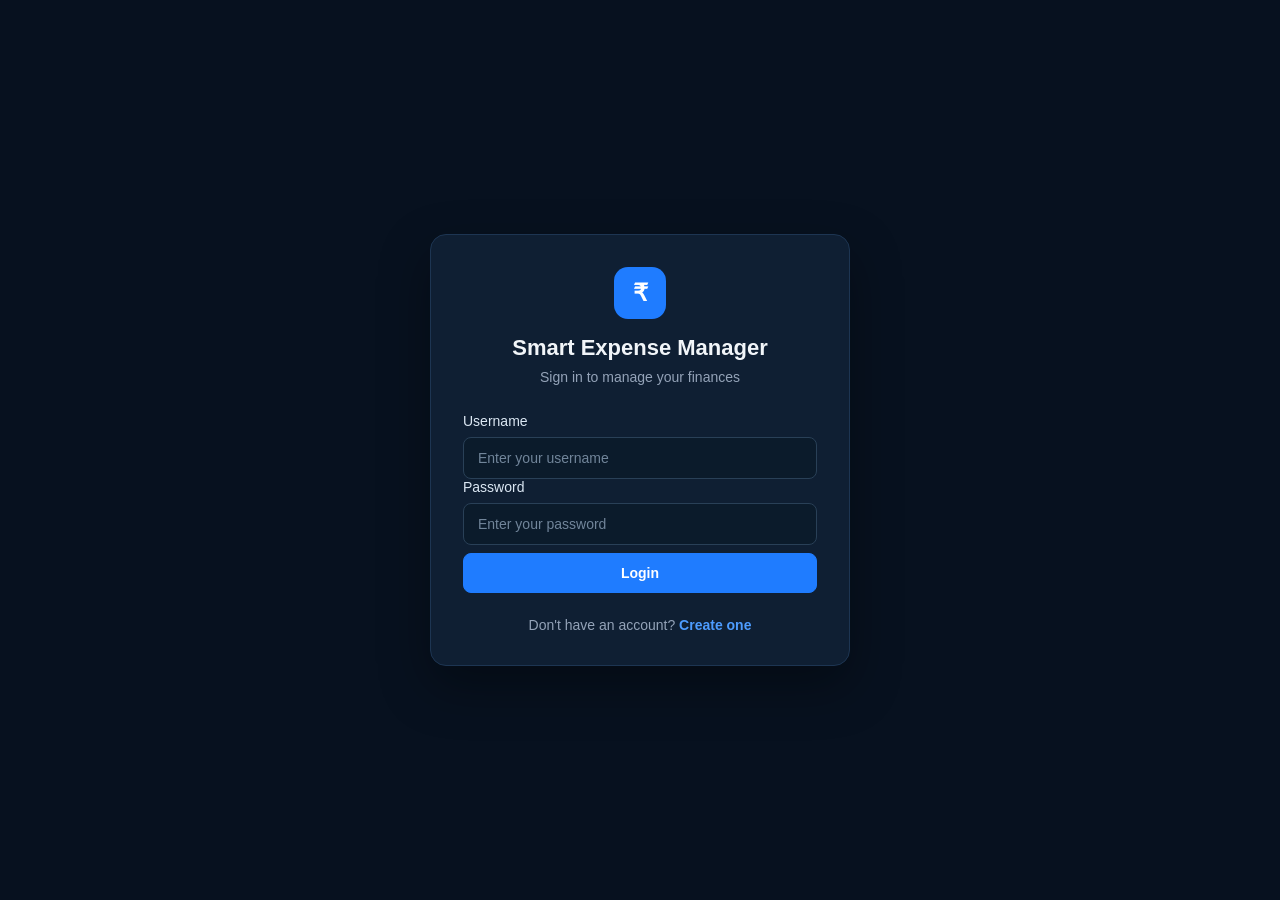
<file: frontend/budget.html>
<!DOCTYPE html>
<html lang="en">

<head>
    <meta charset="UTF-8">
    <meta name="viewport" content="width=device-width, initial-scale=1.0">

    <title>Budget - Smart Expense Manager</title>

    <link rel="stylesheet" href="css/style.css">
    <link rel="stylesheet" href="css/dashboard.css">
    <link rel="stylesheet" href="css/forms.css">
    <link rel="stylesheet" href="css/responsive.css">

    <style>
    .budget-form-panel .form-grid {
        grid-template-columns: repeat(2, minmax(0, 1fr));
    }

    /* -----------------------------
       Monthly Budget Overview
    ----------------------------- */

    .budget-summary-grid {
        display: grid;
        grid-template-columns: repeat(4, minmax(0, 1fr));
        gap: 16px;
        margin-top: 20px;
    }

    .budget-summary-card {
        background: #111a2e;
        border: 1px solid #24304a;
        border-radius: 12px;
        padding: 20px;
        min-height: 105px;
        box-sizing: border-box;
    }

    .budget-summary-card h3 {
        margin: 0 0 12px;
        font-size: 13px;
        font-weight: 500;
        color: #8d99ae;
    }

    .budget-summary-value {
        font-size: 23px;
        font-weight: 700;
        color: #ffffff;
    }

    /* -----------------------------
       Status
    ----------------------------- */

    .budget-status {
        display: inline-flex;
        align-items: center;
        justify-content: center;
        padding: 7px 12px;
        border-radius: 20px;
        font-size: 12px;
        font-weight: 600;
        margin-top: 2px;
    }

    .budget-status-safe {
        color: #00d96b;
        background: rgba(0, 217, 107, 0.10);
    }

    .budget-status-close {
        color: #f5b942;
        background: rgba(245, 185, 66, 0.10);
    }

    .budget-status-over {
        color: #ff3150;
        background: rgba(255, 49, 80, 0.10);
    }

    /* -----------------------------
       Progress
    ----------------------------- */

    .budget-progress {
        width: 100%;
        height: 7px;
        margin-top: 22px;
        background: #202b42;
        border-radius: 10px;
        overflow: hidden;
    }

    .budget-progress-bar {
        height: 100%;
        width: 0%;
        border-radius: 10px;
        transition: width 0.3s ease;
    }

    .budget-progress-safe {
        background: #00d96b;
    }

    .budget-progress-close {
        background: #f5b942;
    }

    .budget-progress-over {
        background: #ff3150;
    }

    /* -----------------------------
       Budget Details
    ----------------------------- */

    .budget-details {
        display: grid;
        grid-template-columns: 1fr 1fr;
        gap: 0;
        margin-top: 18px;
        padding-top: 16px;
        border-top: 1px solid #24304a;
    }

    .budget-detail-row {
        display: flex;
        justify-content: space-between;
        align-items: center;
        padding: 4px 18px;
    }

    .budget-detail-row:first-child {
        border-right: 1px solid #24304a;
    }

    .budget-detail-label {
        color: #8d99ae;
        font-size: 13px;
    }

    .budget-detail-value {
        color: #ffffff;
        font-weight: 600;
        font-size: 14px;
    }

    /* -----------------------------
       Empty State
    ----------------------------- */

    .budget-empty {
        text-align: center;
        padding: 30px 20px;
        color: #8d99ae;
    }
    

    /* -----------------------------
       Responsive
    ----------------------------- */

    @media (max-width: 1100px) {
        .budget-summary-grid {
            grid-template-columns: repeat(2, minmax(0, 1fr));
        }
    }

    @media (max-width: 700px) {

        .budget-summary-grid {
            grid-template-columns: 1fr;
        }

        .budget-details {
            grid-template-columns: 1fr;
        }

        .budget-detail-row {
            padding: 10px 0;
        }

        .budget-detail-row:first-child {
            border-right: none;
            border-bottom: 1px solid #24304a;
        }

        .budget-form-panel .form-grid {
            grid-template-columns: 1fr;
        }
    }

    /* -----------------------------
       Budget Page Layout Polish
    ----------------------------- */

    .main-content {
        padding: 32px 28px 40px;
        box-sizing: border-box;
    }

    .main-content > .page-header {
        margin-bottom: 24px;
    }

    .main-content > .dashboard-panel {
        margin-bottom: 24px;
    }

    .budget-form-panel {
        padding: 26px 24px 24px;
    }

    .budget-form-panel .panel-header {
        margin-bottom: 24px;
    }

    .budget-form-panel .form-grid {
        gap: 20px;
    }

    .budget-form-panel .form-actions {
        margin-top: 20px;
        display: flex;
        gap: 12px;
    }

    .budget-form-panel .primary-btn,
    .budget-form-panel .secondary-btn {
        min-height: 44px;
        padding: 10px 20px;
    }

    .main-content > .dashboard-panel:nth-of-type(2) {
        padding: 24px;
    }

    .main-content > .dashboard-panel:nth-of-type(2) .panel-header {
        margin-bottom: 18px;
    }

    .main-content > .dashboard-panel:nth-of-type(2) .budget-progress {
        margin-top: 22px;
    }

    .main-content > .dashboard-panel:nth-of-type(3) {
        padding: 24px;
        margin-bottom: 0;
    }

    .main-content > .dashboard-panel:nth-of-type(3) .panel-header {
        margin-bottom: 18px;
    }

    .main-content > .dashboard-panel:nth-of-type(3) .table-container {
        margin-top: 4px;
        overflow-x: auto;
    }

    .main-content > .dashboard-panel:nth-of-type(3) .transactions-table {
        width: 100%;
        min-width: 760px;
        border-collapse: collapse;
    }

    .main-content > .dashboard-panel:nth-of-type(3) .transactions-table th,
    .main-content > .dashboard-panel:nth-of-type(3) .transactions-table td {
        padding: 14px 16px;
        vertical-align: middle;
    }

    .main-content > .dashboard-panel:nth-of-type(3) .transactions-table th:first-child,
    .main-content > .dashboard-panel:nth-of-type(3) .transactions-table td:first-child {
        padding-left: 18px;
    }

    .main-content > .dashboard-panel:nth-of-type(3) .transactions-table th:last-child,
    .main-content > .dashboard-panel:nth-of-type(3) .transactions-table td:last-child {
        padding-right: 18px;
        white-space: nowrap;
    }

    .main-content > .dashboard-panel:nth-of-type(3) .secondary-btn {
        margin-right: 8px;
        min-height: 38px;
        padding: 8px 16px;
    }

    .main-content > .dashboard-panel:nth-of-type(3) .secondary-btn:last-child {
        margin-right: 0;
    }

    @media (max-width: 900px) {
        .main-content {
            padding: 24px 18px 32px;
        }

        .budget-form-panel,
        .main-content > .dashboard-panel:nth-of-type(2),
        .main-content > .dashboard-panel:nth-of-type(3) {
            padding: 20px;
        }
    }

</style>
</head>

<body>

    <div class="app-container">

        <!-- Sidebar -->
        <aside class="sidebar">

            <div class="brand">
                <div class="brand-icon">₹</div>

                <div class="brand-text">
                    <strong>Smart Expense</strong>
                    <strong>Manager</strong>
                </div>
            </div>

            <nav class="sidebar-nav">

                <a href="index.html" class="nav-item">
                    <span class="nav-icon">⌂</span>
                    Dashboard
                </a>

                <a href="expenses.html" class="nav-item">
                    <span class="nav-icon">▣</span>
                    Expenses
                </a>

                <a href="income.html" class="nav-item">
                    <span class="nav-icon">↗</span>
                    Income
                </a>

                <a href="budget.html" class="nav-item active">
                    <span class="nav-icon">◎</span>
                    Budget
                </a>

                <a href="analytics.html" class="nav-item">
                    <span class="nav-icon">▥</span>
                    Analytics
                </a>

                

                <a href="reports.html" class="nav-item">
                    <span class="nav-icon">▤</span>
                    Reports
                </a>

                

            </nav>

            <div class="sidebar-bottom">

                

               <button id="logout-btn" class="nav-item logout" type="button">
    <span class="nav-icon">↪</span>
    <span>Logout</span>
</button>

            </div>

        </aside>


        <!-- Main Content -->
        <main class="main-content">



            <div class="page-header">
                <div>
                    <h1>Budget</h1>
                    <p>Manage your total monthly spending limit.</p>
                </div>
            </div>

            <!-- Budget Form -->
            <section class="dashboard-panel budget-form-panel">

                <div class="panel-header">

                    <div>
                        <h2 id="budget-form-title">
                            Add Monthly Budget
                        </h2>

                        <p>
                            Set one spending limit for all expenses in a month.
                        </p>
                    </div>

                </div>


                <form id="budget-form">

                    <div class="form-grid">

                        <div class="form-group">

                            <label for="budget-amount">
                                Total Monthly Budget
                            </label>

                            <input
                                type="number"
                                id="budget-amount"
                                min="0.01"
                                step="0.01"
                                placeholder="Enter monthly budget"
                                required
                            >

                        </div>


                        <div class="form-group">

                            <label for="budget-month">
                                Month
                            </label>

                            <select id="budget-month" required>

                                <option value="">
                                    Select month
                                </option>

                                <option value="2026-01">
                                    January 2026
                                </option>

                                <option value="2026-02">
                                    February 2026
                                </option>

                                <option value="2026-03">
                                    March 2026
                                </option>

                                <option value="2026-04">
                                    April 2026
                                </option>

                                <option value="2026-05">
                                    May 2026
                                </option>

                                <option value="2026-06">
                                    June 2026
                                </option>

                                <option value="2026-07">
                                    July 2026
                                </option>

                                <option value="2026-08">
                                    August 2026
                                </option>

                                <option value="2026-09">
                                    September 2026
                                </option>

                                <option value="2026-10">
                                    October 2026
                                </option>

                                <option value="2026-11">
                                    November 2026
                                </option>

                                <option value="2026-12">
                                    December 2026
                                </option>

                            </select>

                        </div>

                    </div>


                    <div class="form-actions">

                        <button
                            type="submit"
                            class="primary-btn"
                            id="budget-submit-btn">
                            Save Budget
                        </button>

                        <button
                            type="button"
                            class="secondary-btn"
                            id="budget-cancel-btn">
                            Cancel
                        </button>

                    </div>

                </form>

            </section>


            
            <!-- All Monthly Budgets -->
            <section class="dashboard-panel">

                <div class="panel-header">

                    <div>
                        <h2>All Monthly Budgets</h2>

                        <p>
                            View and manage all your monthly budgets.
                        </p>
                    </div>

                </div>


                <div class="table-container">

                    <table class="transactions-table">

                        <thead>
                            <tr>
                                <th>Month</th>
                                <th>Budget</th>
                                <th>Action</th>
                            </tr>
                        </thead>

                        <tbody id="budget-list-body">

                            <tr>
                                <td
                                    colspan="6"
                                    class="empty-state">
                                    No monthly budgets found.
                                </td>
                            </tr>

                        </tbody>

                    </table>

                </div>

            </section>

        </main>
        

    </div>


    <div id="toast" class="toast"></div>


    <script src="js/api.js"></script>
    <script src="js/budget.js"></script>

</body>

</html>
</file>
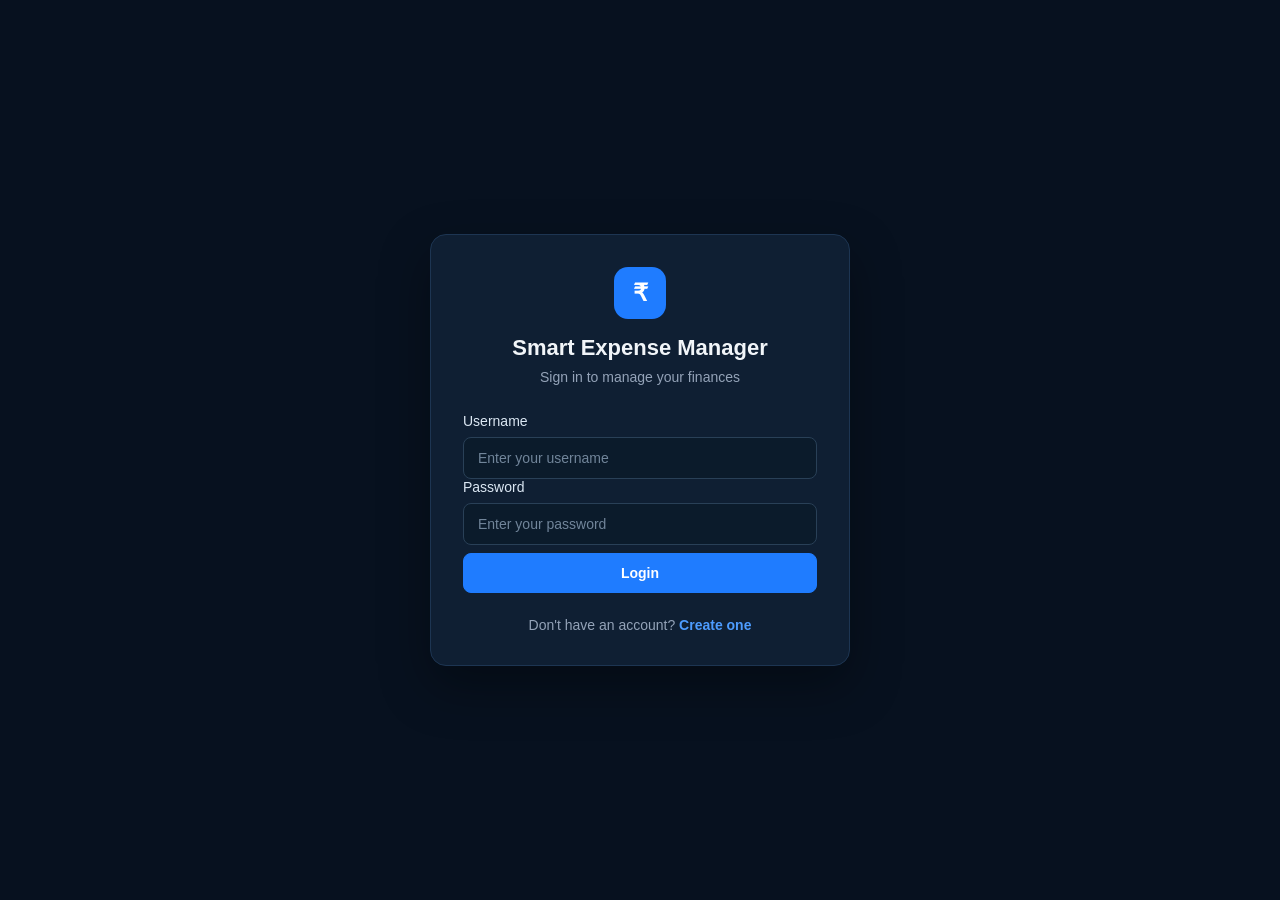
<file: frontend/expenses.html>
<!DOCTYPE html>
<html lang="en">
<head>
    <meta charset="UTF-8">
    <meta name="viewport" content="width=device-width, initial-scale=1.0">

    <title>Expenses - Smart Expense Manager</title>

    <link rel="stylesheet" href="css/style.css">
    <link rel="stylesheet" href="css/dashboard.css">
    <link rel="stylesheet" href="css/forms.css">
    <link rel="stylesheet" href="css/responsive.css">
</head>

<body>
<div id="toast" class="toast"></div>
    <div class="app-container">

        <!-- ==================== SIDEBAR ==================== -->
        <aside class="sidebar">

            <div class="brand">
                <div class="brand-icon">₹</div>

                <div class="brand-text">
                    <strong>Smart Expense</strong>
                    <strong>Manager</strong>
                </div>
            </div>

            <nav class="sidebar-nav">

                <a href="index.html" class="nav-item">
                    <span class="nav-icon">⌂</span>
                    Dashboard
                </a>

                <a href="expenses.html" class="nav-item active">
                    <span class="nav-icon">▣</span>
                    Expenses
                </a>

                <a href="income.html" class="nav-item">
                    <span class="nav-icon">↗</span>
                    Income
                </a>

                <a href="budget.html" class="nav-item">
                    <span class="nav-icon">◎</span>
                    Budget
                </a>

               <a href="analytics.html" class="nav-item">
                    <span class="nav-icon">▥</span>
                    Analytics
                </a>

                

                <a href="reports.html" class="nav-item">
                    <span class="nav-icon">▤</span>
                    Reports
                </a>

               

            </nav>

            <div class="sidebar-bottom">

                <a href="#" class="nav-item logout">
    <span class="nav-icon">↪</span>
    <span>Logout</span>
</a>

                

            </div>

        </aside>


        <!-- ==================== MAIN CONTENT ==================== -->
        <main class="main-content">

            <header class="page-header">

                <div>
                    <h1>Expenses</h1>
                    <p>Manage and track your expenses</p>
                </div>

               

            </header>


            <!-- ==================== EXPENSE FORM ==================== -->
            <section class="dashboard-panel expense-form-panel">

                <div class="panel-header">
                   <h2 id="expense-form-title">Add Expense</h2>
                </div>

                <form id="expense-form">

                    <div class="form-grid">

                        <div class="form-group">
                            <label for="expense-amount">
                                Amount
                            </label>

                            <input
                                type="number"
                                id="expense-amount"
                                name="amount"
                                min="0.01"
                                step="0.01"
                                placeholder="Enter amount"
                                required
                            >
                        </div>


                        <div class="form-group">
    <label for="expense-category">
        Category
    </label>

    <select
        id="expense-category"
        name="categoryId"
    >
        <option value="">
            Select category
        </option>
    </select>

    <input
        type="text"
        id="new-expense-category"
        placeholder="Or type a new category"
        maxlength="50"
    >
</div>


                        <div class="form-group">
                            <label for="expense-date">
                                Date
                            </label>

                            <input
                                type="date"
                                id="expense-date"
                                name="transactionDate"
                                required
                            >
                        </div>


                        <div class="form-group">
                            <label for="expense-description">
                                Description
                            </label>

                            <input
                                type="text"
                                id="expense-description"
                                name="description"
                                maxlength="255"
                                placeholder="What was this expense for?"
                            >
                        </div>

                    </div>


                <div class="form-actions">

    <button
        type="submit"
        class="primary-btn"
        id="add-expense-btn"
    >
        + Add Expense
    </button>

    <button
        type="reset"
        class="secondary-btn"
    >
        Clear
    </button>

</div>
                   

                </form>

            </section>


            <!-- ==================== EXPENSE LIST ==================== -->
            <section class="dashboard-panel transactions-panel">

                <div class="panel-header">

                    <div>
                        <h2>Expense History</h2>
                        <p>Recent expenses from your account</p>
                    </div>

                </div>


                <div class="table-container">

                    <table class="transactions-table">

                        <thead>
                            <tr>
                                <th>Date</th>
                                <th>Category</th>
                                <th>Description</th>
                                <th>Amount</th>
                                <th>Actions</th>
                            </tr>
                        </thead>

                        <tbody id="expenses-body">
                            <tr>
                                <td colspan="5">
                                    Loading expenses...
                                </td>
                            </tr>
                        </tbody>

                    </table>

                </div>

            </section>

        </main>

    </div>


    <script src="js/api.js"></script>
    <script src="js/expenses.js"></script>

</body>
</html>
</file>
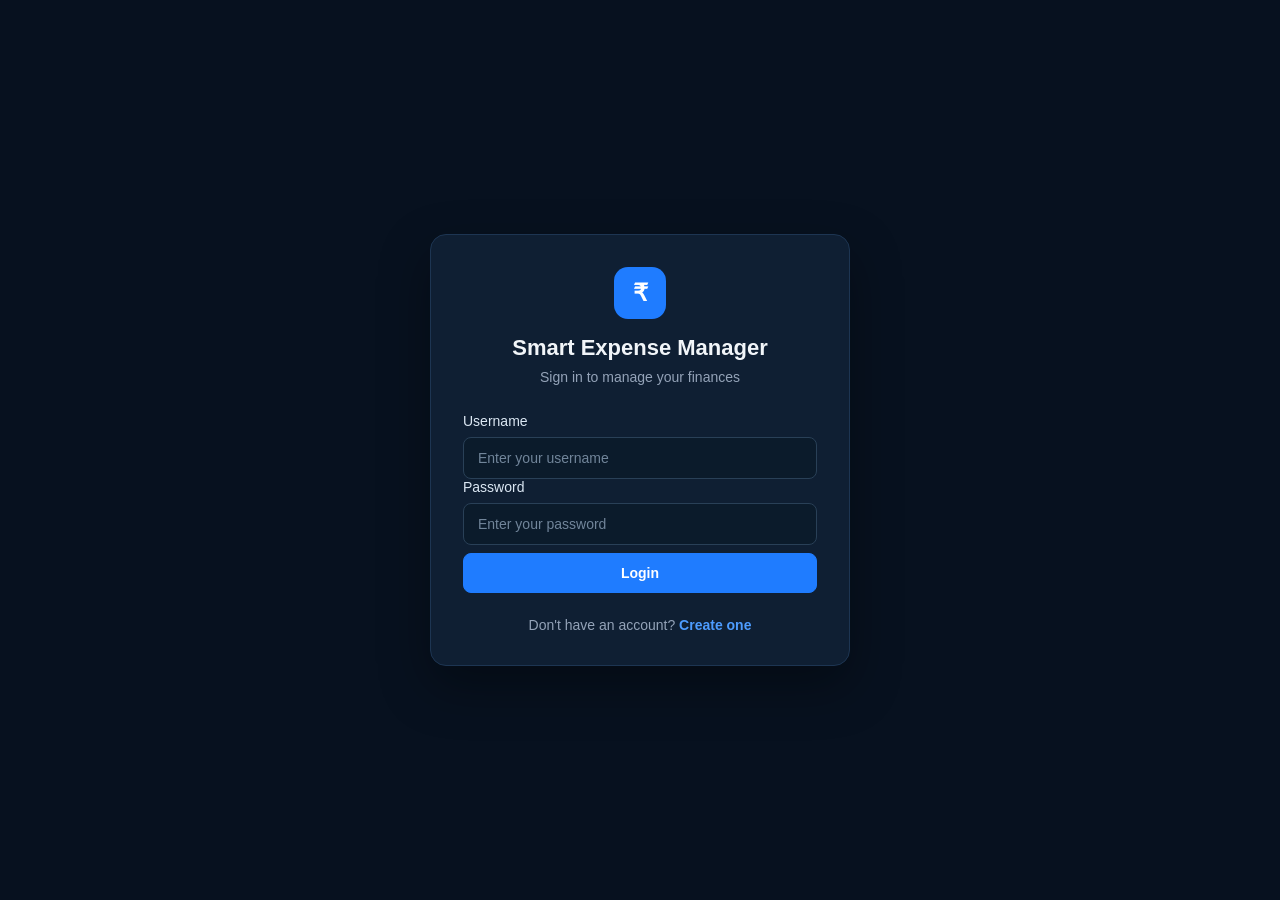
<file: frontend/income.html>
<!DOCTYPE html>
<html lang="en">
<head>
    <meta charset="UTF-8">
    <meta name="viewport" content="width=device-width, initial-scale=1.0">

    <title>Income - Smart Expense Manager</title>

    <link rel="stylesheet" href="css/style.css">
    <link rel="stylesheet" href="css/dashboard.css">
    <link rel="stylesheet" href="css/forms.css">
    <link rel="stylesheet" href="css/responsive.css">
</head>

<body>
<div id="toast" class="toast"></div>
<div class="app-container">

    <!-- ==================== SIDEBAR ==================== -->

    <aside class="sidebar">

        <div class="brand">
            <div class="brand-icon">₹</div>

            <div class="brand-text">
                <strong>Smart Expense</strong>
                <strong>Manager</strong>
            </div>
        </div>

        <nav class="sidebar-nav">

            <a href="index.html" class="nav-item">
                <span class="nav-icon">⌂</span>
                Dashboard
            </a>

            <a href="expenses.html" class="nav-item">
                <span class="nav-icon">▣</span>
                Expenses
            </a>

            <a href="income.html" class="nav-item active">
                <span class="nav-icon">↗</span>
                Income
            </a>

            <a href="budget.html" class="nav-item">
                <span class="nav-icon">◎</span>
                Budget
            </a>

            <a href="analytics.html" class="nav-item">
                <span class="nav-icon">▥</span>
                Analytics
            </a>

          

            <a href="reports.html" class="nav-item">
                <span class="nav-icon">▤</span>
                Reports
            </a>

            

        </nav>

        <div class="sidebar-bottom">

            <a href="#" class="nav-item logout">
    <span class="nav-icon">↪</span>
    <span>Logout</span>
</a>

            

        </div>

    </aside>


    <!-- ==================== MAIN CONTENT ==================== -->

    <main class="main-content">

        <header class="page-header">

            <div>
                <h1>Income</h1>
                <p>Manage and track your income</p>
            </div>

            

        </header>


        <!-- ==================== INCOME FORM ==================== -->

<section class="dashboard-panel expense-form-panel">

    <div class="panel-header">
        <h2 id="income-form-title">
            Add Income
        </h2>
    </div>

    <form id="income-form">

        <div class="form-grid">

            <div class="form-group">
                <label for="income-amount">
                    Amount
                </label>

                <input
                    type="number"
                    id="income-amount"
                    name="amount"
                    min="0.01"
                    step="0.01"
                    placeholder="Enter amount"
                    required
                >
            </div>


            <div class="form-group">
                <label for="income-category">
                    Category
                </label>

                <select
                    id="income-category"
                    name="categoryId"
                >
                    <option value="">
                        Select category
                    </option>
                </select>

                <input
                    type="text"
                    id="new-income-category"
                    placeholder="Or type a new category"
                    maxlength="50"
                >
            </div>


            <div class="form-group">
                <label for="income-date">
                    Date
                </label>

                <input
                    type="date"
                    id="income-date"
                    name="transactionDate"
                    required
                >
            </div>


            <div class="form-group">
                <label for="income-description">
                    Description
                </label>

                <input
                    type="text"
                    id="income-description"
                    name="description"
                    maxlength="255"
                    placeholder="Where did this income come from?"
                >
            </div>

        </div>
        <div class="form-actions">

    <button
        type="submit"
        class="primary-btn"
        id="add-income-btn"
    >
        + Add Income
    </button>

    <button
        type="reset"
        class="secondary-btn"
    >
        Clear
    </button>

</div>

    </form>

</section>


        <!-- ==================== INCOME HISTORY ==================== -->

        <section class="dashboard-panel transactions-panel">

            <div class="panel-header">

                <div>
                    <h2>Income History</h2>
                    <p>Recent income from your account</p>
                </div>

            </div>


            <div class="table-container">

                <table class="transactions-table">

                    <thead>

                        <tr>
                            <th>Date</th>
                            <th>Category</th>
                            <th>Description</th>
                            <th>Amount</th>
                            <th>Actions</th>
                        </tr>

                    </thead>


                    <tbody id="income-body">

                        <tr>
                            <td colspan="5">
                                Loading income...
                            </td>
                        </tr>

                    </tbody>

                </table>

            </div>

        </section>

    </main>

</div>


<script src="js/api.js"></script>
<script src="js/income.js"></script>

</body>
</html>
</file>
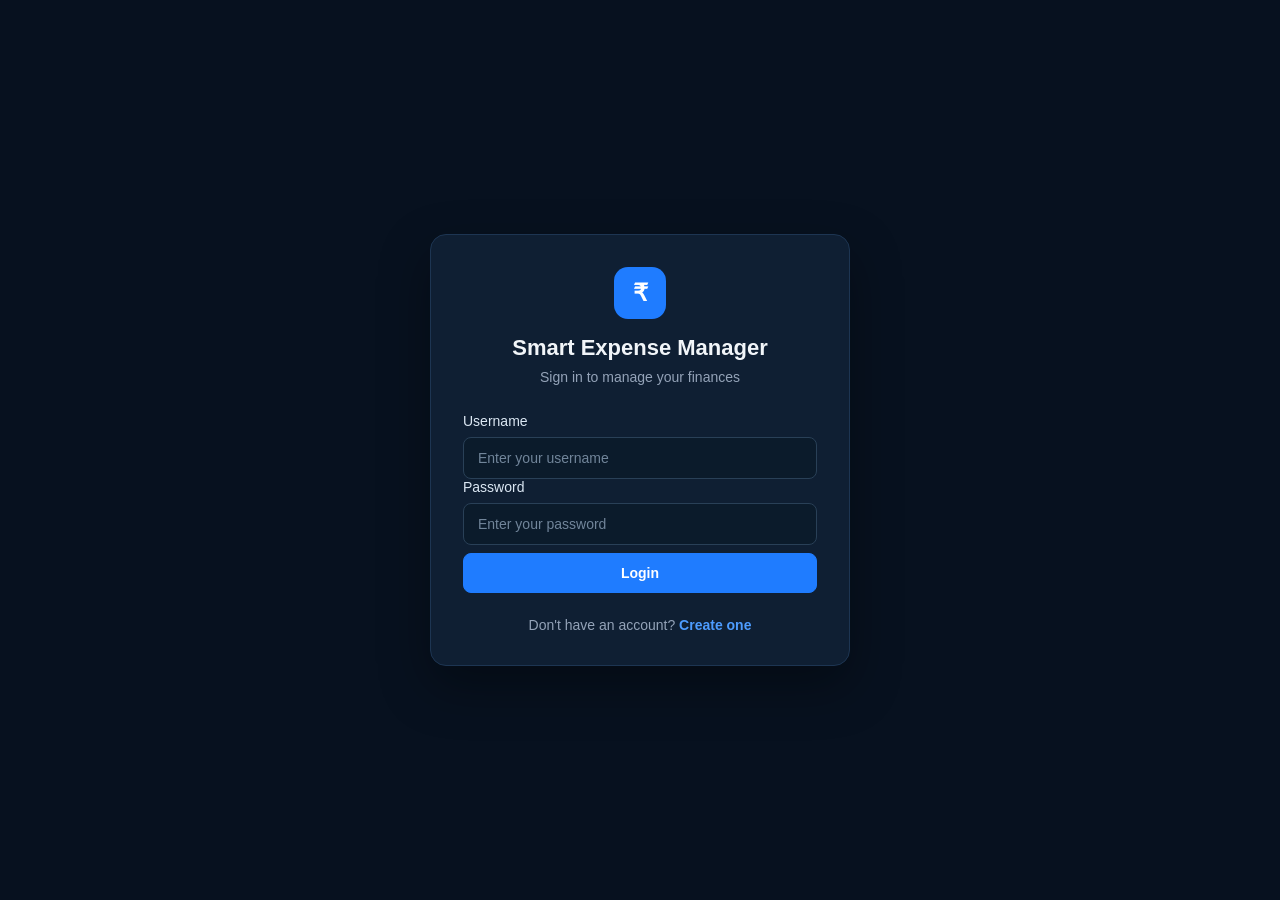
<file: frontend/login.html>
<!DOCTYPE html>
<html lang="en">

<head>
    <meta charset="UTF-8">

    <meta
        name="viewport"
        content="width=device-width, initial-scale=1.0"
    >

    <title>Login - Smart Expense Manager</title>

    <link
        rel="stylesheet"
        href="css/style.css"
    >

    <link
        rel="stylesheet"
        href="css/forms.css"
    >
</head>

<body>

    <!-- Toast Notification -->
    <div id="toast" class="toast"></div>

    <main class="auth-page">

        <section class="auth-card">

            <div class="auth-header">
                <div class="auth-logo">₹</div>

                <h1>Smart Expense Manager</h1>

                <p>
                    Sign in to manage your finances
                </p>
            </div>

            <form id="login-form">

                <div class="form-group">
                    <label for="login-username">
                        Username
                    </label>

                    <input
                        type="text"
                        id="login-username"
                        name="username"
                        placeholder="Enter your username"
                        maxlength="50"
                        required
                    >
                </div>

                <div class="form-group">
                    <label for="login-password">
                        Password
                    </label>

                    <input
                        type="password"
                        id="login-password"
                        name="password"
                        placeholder="Enter your password"
                        required
                    >
                </div>

                <button
                    type="submit"
                    class="primary-btn auth-btn"
                >
                    Login
                </button>

            </form>

            <div class="auth-footer">
                <p>
                    Don't have an account?
                    <a href="signup.html">
                        Create one
                    </a>
                </p>
            </div>

        </section>

    </main>

    <script src="js/api.js"></script>
    <script src="js/login.js"></script>

</body>

</html>
</file>
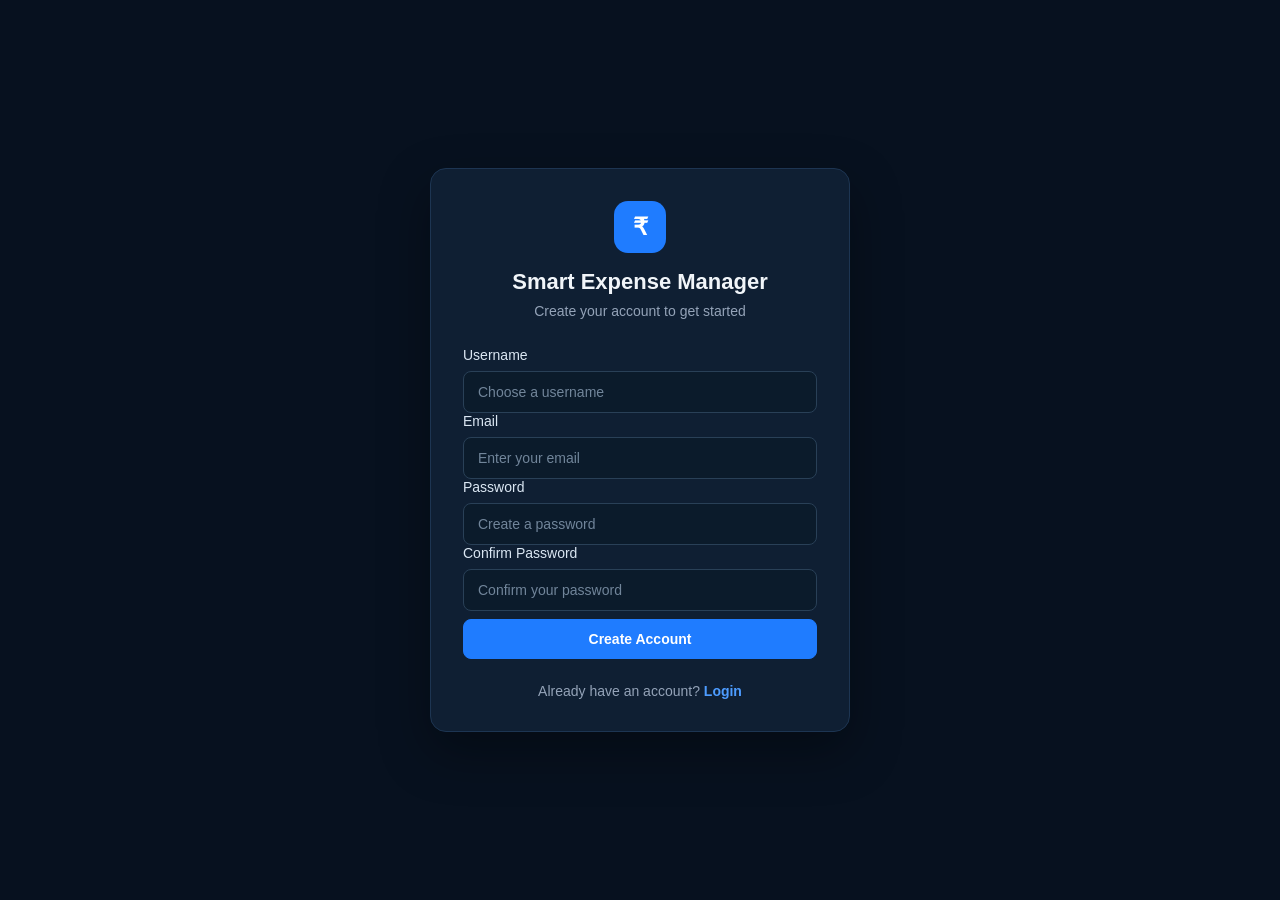
<file: frontend/signup.html>
<!DOCTYPE html>
<html lang="en">

<head>
    <meta charset="UTF-8">

    <meta
        name="viewport"
        content="width=device-width, initial-scale=1.0"
    >

    <title>Sign Up - Smart Expense Manager</title>

    <link
        rel="stylesheet"
        href="css/style.css"
    >

    <link
        rel="stylesheet"
        href="css/forms.css"
    >
</head>

<body>

    <div id="toast" class="toast"></div>

    <main class="auth-page">

        <section class="auth-card">

            <div class="auth-header">
                <div class="auth-logo">₹</div>

                <h1>Smart Expense Manager</h1>

                <p>
                    Create your account to get started
                </p>
            </div>

            <form id="signup-form">

                <div class="form-group">
                    <label for="signup-username">
                        Username
                    </label>

                    <input
                        type="text"
                        id="signup-username"
                        name="username"
                        placeholder="Choose a username"
                        maxlength="50"
                        required
                    >
                </div>

                <div class="form-group">
                    <label for="signup-email">
                        Email
                    </label>

                    <input
                        type="email"
                        id="signup-email"
                        name="email"
                        placeholder="Enter your email"
                        maxlength="100"
                        required
                    >
                </div>

                <div class="form-group">
                    <label for="signup-password">
                        Password
                    </label>

                    <input
                        type="password"
                        id="signup-password"
                        name="password"
                        placeholder="Create a password"
                        required
                    >
                </div>

                <div class="form-group">
                    <label for="signup-confirm-password">
                        Confirm Password
                    </label>

                    <input
                        type="password"
                        id="signup-confirm-password"
                        name="confirmPassword"
                        placeholder="Confirm your password"
                        required
                    >
                </div>

                <button
                    type="submit"
                    class="primary-btn auth-btn"
                >
                    Create Account
                </button>

            </form>

            <div class="auth-footer">
                <p>
                    Already have an account?
                    <a href="login.html">
                        Login
                    </a>
                </p>
            </div>

        </section>

    </main>

    <script src="js/api.js"></script>
    <script src="js/signup.js"></script>

</body>

</html>
</file>
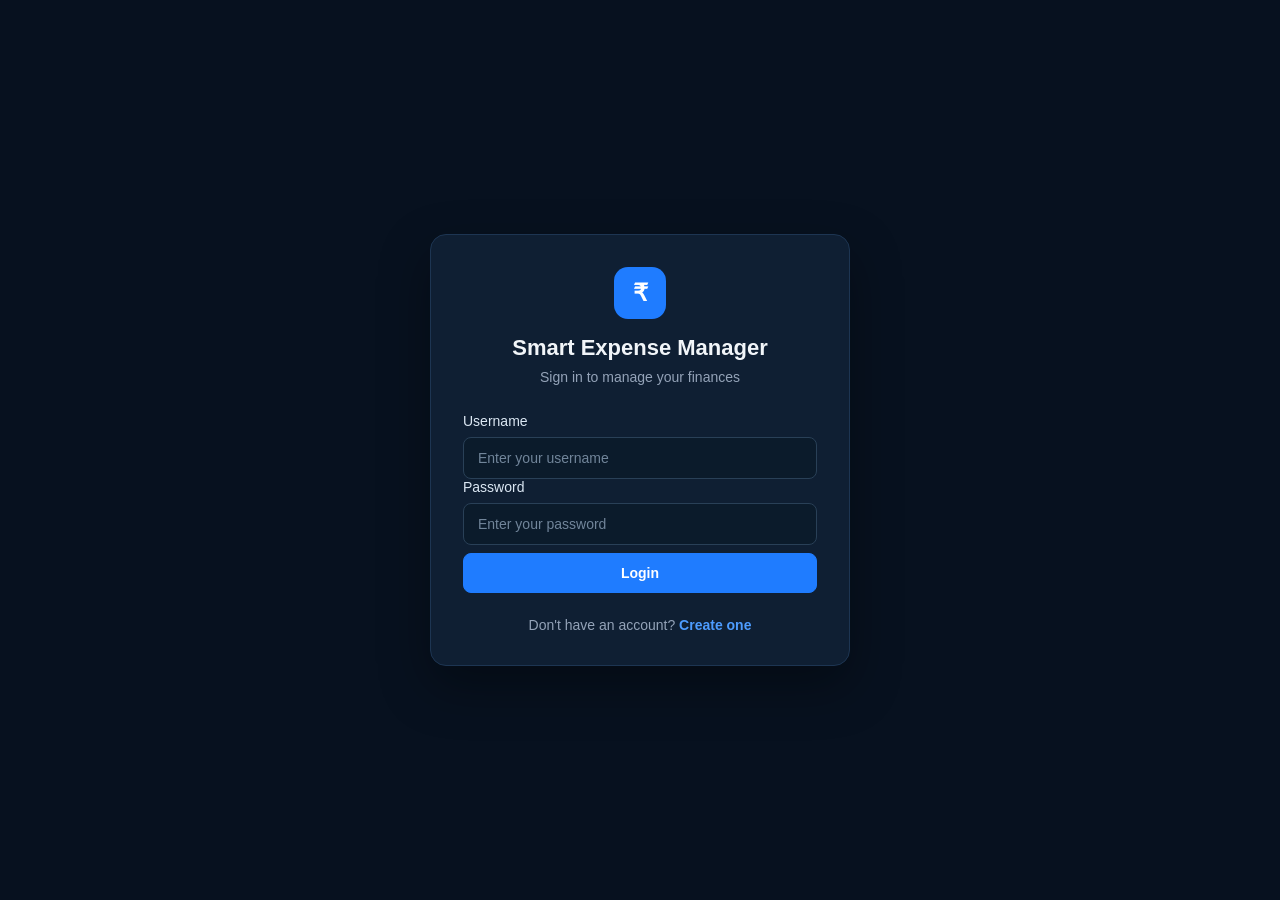
<file: frontend/transactions.html>
<!DOCTYPE html>
<html lang="en">

<head>
    <meta charset="UTF-8">

    <meta
        name="viewport"
        content="width=device-width, initial-scale=1.0"
    >

    <title>Transactions - Smart Expense Manager</title>

    <link
        rel="stylesheet"
        href="css/style.css"
    >

    <link
        rel="stylesheet"
        href="css/dashboard.css"
    >

</head>

<body>

    <div class="app-container">

       <aside class="sidebar">

    <!-- Brand -->
    <div class="brand">

        <div class="brand-icon">
            ₹
        </div>

        <div class="brand-text">

            <strong>
                Smart Expense
            </strong>

            <strong>
                Manager
            </strong>

        </div>

    </div>


    <!-- Navigation -->
    <nav class="sidebar-nav">

        <a
            href="index.html"
            class="nav-item"
        >
            <span class="nav-icon">
                ⌂
            </span>

            <span>
                Dashboard
            </span>
        </a>


        <a
            href="expenses.html"
            class="nav-item"
        >
            <span class="nav-icon">
                ▣
            </span>

            <span>
                Expenses
            </span>
        </a>


        <a
            href="income.html"
            class="nav-item"
        >
            <span class="nav-icon">
                ↗
            </span>

            <span>
                Income
            </span>
        </a>


        <a
            href="budget.html"
            class="nav-item"
        >
            <span class="nav-icon">
                ◎
            </span>

            <span>
                Budget
            </span>
        </a>


        <a
            href="#"
            class="nav-item"
        >
            <span class="nav-icon">
                ▥
            </span>

            <span>
                Analytics
            </span>
        </a>


        <a
            href="#"
            class="nav-item"
        >
            <span class="nav-icon">
                ★
            </span>

            <span>
                Goals
            </span>
        </a>


        <a
            href="#"
            class="nav-item"
        >
            <span class="nav-icon">
                ▤
            </span>

            <span>
                Reports
            </span>
        </a>


        <a
            href="#"
            class="nav-item"
        >
            <span class="nav-icon">
                ⚙
            </span>

            <span>
                Settings
            </span>
        </a>

    </nav>


    <!-- Sidebar Bottom -->
    <div class="sidebar-bottom">

        <a
            href="#"
            class="nav-item logout"
        >
            <span class="nav-icon">
                ↪
            </span>

            <span>
                Logout
            </span>
        </a>


        <!-- Dynamic Month Summary -->
        <div class="month-summary">

            <h3>
                This Month Summary
            </h3>


            <div class="summary-row">

                <span>
                    Income
                </span>

                <strong
                    class="income-text"
                    id="sidebar-income"
                >
                    ₹0.00
                </strong>

            </div>


            <div class="summary-row">

                <span>
                    Expenses
                </span>

                <strong
                    class="expense-text"
                    id="sidebar-expenses"
                >
                    ₹0.00
                </strong>

            </div>


            <div class="summary-row">

                <span>
                    Balance
                </span>

                <strong
                    class="balance-text"
                    id="sidebar-balance"
                >
                    ₹0.00
                </strong>

            </div>

        </div>

    </div>

</aside>


        <!-- ==================== MAIN CONTENT ==================== -->

        <main class="main-content">

            <!-- ==================== HEADER ==================== -->

            <header class="dashboard-header">

                <div>

                    <h1>
                        All Transactions
                    </h1>

                    <p>
                        Complete transaction history
                    </p>

                </div>

                <div class="user-section">

                    <div class="welcome-text">

                        <span id="welcome-user">
                            Welcome
                        </span>

                        <small>
                            Transaction History
                        </small>

                    </div>

                    <div class="user-avatar">
                        👤
                    </div>

                    <span class="dropdown-arrow">
                        ⌄
                    </span>

                </div>

            </header>


            <!-- ==================== TRANSACTIONS ==================== -->

            <section class="dashboard-panel transactions-panel">

                <div class="panel-header">

                    <div>

                        <h2>
                            All Transactions
                        </h2>

                    </div>

                    <a
                        href="index.html"
                        class="view-all-btn"
                    >
                        Back to Dashboard
                    </a>

                </div>


                <div class="table-container">

                    <table class="transactions-table">

                        <thead>

                            <tr>

                                <th>
                                    Date
                                </th>

                                <th>
                                    Type
                                </th>

                                <th>
                                    Category
                                </th>

                                <th>
                                    Description
                                </th>

                                <th>
                                    Amount
                                </th>

                                <th>
                                    Payment Method
                                </th>

                            </tr>

                        </thead>


                        <tbody id="transactions-body">

                            <tr>

                                <td colspan="6">
                                    Loading transactions...
                                </td>

                            </tr>

                        </tbody>

                    </table>

                </div>

            </section>

        </main>

    </div>


    <script src="js/api.js"></script>

    <script src="js/transactions.js"></script>

</body>

</html>
</file>
<file: frontend/css/style.css>
/* =========================================================
   SMART EXPENSE MANAGER
   Base Theme & Global Styles
   ========================================================= */


/* ==================== RESET ==================== */

* {
    margin: 0;
    padding: 0;
    box-sizing: border-box;
}

html {
    font-size: 16px;
}

body {
    font-family: "Segoe UI", Arial, sans-serif;
    background: #07111f;
    color: #f1f5f9;
    min-height: 100vh;
}


/* ==================== GENERAL ELEMENTS ==================== */

button,
input,
select,
textarea {
    font-family: inherit;
}

button {
    cursor: pointer;
}

a {
    color: inherit;
    text-decoration: none;
}


/* ==================== APP CONTAINER ==================== */

.app-container {
    display: flex;
    min-height: 100vh;
    width: 100%;
}


/* ==================== SIDEBAR ==================== */

.sidebar {
    width: 260px;
    min-height: 100vh;

    background: linear-gradient(
        180deg,
        #0a1d36 0%,
        #0b203d 100%
    );

    border-right: 1px solid #1c3048;

    display: flex;
    flex-direction: column;

    padding: 38px 18px 24px;
}


/* ==================== BRAND ==================== */

.brand {
    display: flex;
    align-items: center;
    gap: 14px;

    padding: 8px 18px 38px;
}

.brand-icon {
    width: 54px;
    height: 54px;

    display: flex;
    align-items: center;
    justify-content: center;

    border-radius: 12px;

    background: linear-gradient(
        135deg,
        #1677e8,
        #0754c7
    );

    color: #ffffff;
    font-size: 28px;
    font-weight: 700;

    box-shadow: 0 8px 20px rgba(0, 102, 255, 0.25);
}

.brand-text h2 {
    font-size: 17px;
    line-height: 1.25;
    font-weight: 600;
    color: #f8fafc;
}


/* ==================== NAVIGATION ==================== */

.sidebar-nav {
    display: flex;
    flex-direction: column;
    gap: 8px;
}

.nav-item {
    min-height: 54px;

    display: flex;
    align-items: center;
    gap: 17px;

    padding: 0 18px;

    border-radius: 9px;

    color: #e2e8f0;

    font-size: 16px;
    font-weight: 500;

    transition:
        background 0.2s ease,
        color 0.2s ease,
        transform 0.2s ease;
}

.nav-item:hover {
    background: rgba(255, 255, 255, 0.06);
}

.nav-item.active {
    background: linear-gradient(
        90deg,
        #1769d5,
        #1264d2
    );

    color: #ffffff;

    box-shadow:
        0 8px 20px rgba(0, 102, 255, 0.18);
}

.nav-icon {
    width: 25px;

    display: flex;
    align-items: center;
    justify-content: center;

    font-size: 22px;
}


/* ==================== SIDEBAR BOTTOM ==================== */

.sidebar-bottom {
    margin-top: 20px;
}

.logout {
    margin-bottom: 24px;
}


/* ==================== MONTH SUMMARY ==================== */

.month-summary {
    background: rgba(5, 20, 39, 0.7);

    border: 1px solid #1b3655;

    border-radius: 9px;

    padding: 18px 16px;
}

.month-summary h3 {
    margin-bottom: 20px;

    font-size: 15px;
    font-weight: 600;

    color: #f1f5f9;
}

.summary-row {
    display: flex;
    justify-content: space-between;
    align-items: center;

    margin-bottom: 17px;

    font-size: 14px;
    color: #d7dee8;
}

.summary-row:last-child {
    margin-bottom: 0;
}

.summary-row strong {
    font-size: 14px;
    font-weight: 600;
}

.income-text {
    color: #00e676;
}

.expense-text {
    color: #ff334f;
}

.balance-text {
    color: #2196ff;
}


/* ==================== MAIN CONTENT ==================== */

.main-content {
    flex: 1;

    min-width: 0;

    padding: 28px 28px 35px;

    background:
        radial-gradient(
            circle at 85% 10%,
            rgba(22, 103, 202, 0.08),
            transparent 30%
        ),
        #07111f;

    overflow-x: hidden;
}


/* ==================== SCROLLBAR ==================== */

::-webkit-scrollbar {
    width: 8px;
    height: 8px;
}

::-webkit-scrollbar-track {
    background: #081523;
}

::-webkit-scrollbar-thumb {
    background: #263b55;
    border-radius: 10px;
}

::-webkit-scrollbar-thumb:hover {
    background: #35516f;
}
/* ==================== TOAST NOTIFICATION ==================== */

.toast {
    position: fixed;
    top: 24px;
    right: 24px;

    min-width: 260px;
    max-width: 360px;

    padding: 14px 18px;

    background: #10253b;
    border: 1px solid #1f7cff;
    border-radius: 10px;

    color: #f1f5f9;
    font-size: 14px;
    font-weight: 500;

    box-shadow: 0 10px 30px rgba(0, 0, 0, 0.35);

    opacity: 0;
    visibility: hidden;
    transform: translateY(-10px);

    transition:
        opacity 0.25s ease,
        transform 0.25s ease,
        visibility 0.25s ease;

    z-index: 9999;
}

.toast.show {
    opacity: 1;
    visibility: visible;
    transform: translateY(0);
}
/* Budget page logout button */
.sidebar .logout {
    width: 100%;
    padding: 10px 14px;
    margin-top: 12px;
    border: 1px solid #294057;
    border-radius: 8px;
    background: transparent;
    color: #eaf2f8;
    font-size: 14px;
    font-weight: 500;
    cursor: pointer;
}

.sidebar .logout:hover {
    background: #162b43;
    border-color: #3b82f6;
}
/* Budget Status */

.budget-status-safe {
    color: #22c55e;
    font-weight: 600;
}

.budget-status-close {
    color: #facc15;
    font-weight: 600;
}

.budget-status-over {
    color: #ef4444;
    font-weight: 600;
}
</file>
<file: frontend/css/dashboard.css>
/* =========================================================
   SMART EXPENSE MANAGER
   Dashboard Styles
   ========================================================= */


/* ==================== DASHBOARD HEADER ==================== */

.dashboard-header {
    display: flex;
    align-items: flex-start;
    justify-content: space-between;

    margin-bottom: 24px;
}

.dashboard-header h1 {
    font-size: 25px;
    font-weight: 600;
    margin-bottom: 5px;
}

.dashboard-header p {
    color: #aeb8c7;
    font-size: 15px;
}

.user-section {
    display: flex;
    align-items: center;
    gap: 14px;
}

.welcome-text {
    display: flex;
    flex-direction: column;
    align-items: flex-end;
    gap: 5px;
}

.welcome-text span {
    font-size: 16px;
    color: #f8fafc;
}

.welcome-text small {
    color: #aeb8c7;
    font-size: 13px;
}

.user-avatar {
    width: 43px;
    height: 43px;

    border-radius: 50%;

    display: flex;
    align-items: center;
    justify-content: center;

    background: linear-gradient(
        135deg,
        #8d45e8,
        #5b24c5
    );

    font-size: 21px;
}

.dropdown-arrow {
    color: #d5dce5;
    font-size: 20px;
}


/* ==================== SUMMARY CARDS ==================== */

.summary-cards {
    display: grid;

    grid-template-columns:
        repeat(4, minmax(0, 1fr));

    gap: 14px;

    margin-bottom: 14px;
}

.summary-card {
    min-height: 126px;

    display: flex;
    align-items: center;

    gap: 17px;

    padding: 20px;

    background: linear-gradient(
        145deg,
        #101f30,
        #0c1a2a
    );

    border: 1px solid #20364e;

    border-radius: 9px;

    box-shadow:
        0 8px 20px rgba(0, 0, 0, 0.12);
}

.card-icon {
    flex-shrink: 0;

    width: 68px;
    height: 68px;

    display: flex;
    align-items: center;
    justify-content: center;

    border-radius: 50%;

    font-size: 29px;
    font-weight: 600;

    color: #ffffff;
}

.income-card .card-icon {
    background: #16a34a;
}

.expense-card .card-icon {
    background: #ed1f45;
}

.balance-card .card-icon {
    background: #1769df;
}

.savings-card .card-icon {
    background: #7540d5;
}

.card-content {
    min-width: 0;
}

.card-label {
    display: block;

    margin-bottom: 5px;

    color: #c6ced9;

    font-size: 12px;
    font-weight: 500;

    white-space: nowrap;
    line-height: 1.2;
}
.card-content h2 {
    margin-bottom: 6px;

    font-size: 22px;
    font-weight: 600;

    white-space: nowrap;
}

.income-card h2 {
    color: #00df68;
}

.expense-card h2 {
    color: #ff3150;
}

.balance-card h2 {
    color: #2187ff;
}

.savings-card h2 {
    color: #9254ed;
}

.card-content p {
    font-size: 12px;
    color: #8996a8;
}

.card-content .positive {
    color: #00e676;
}

.card-content .negative {
    color: #ff455c;
}


/* ==================== DASHBOARD PANELS ==================== */

.dashboard-panel {
    background: linear-gradient(
        145deg,
        #101f30,
        #0d1b2b
    );

    border: 1px solid #20364e;

    border-radius: 9px;

    box-shadow:
        0 8px 20px rgba(0, 0, 0, 0.12);
}

.panel-header {
    display: flex;
    align-items: center;
    justify-content: space-between;
}

.panel-header h2 {
    font-size: 18px;
    font-weight: 600;
}


/* ==================== CHART SECTION ==================== */

.charts-section {
    display: grid;

    grid-template-columns:
        minmax(0, 1fr)
        minmax(0, 1.25fr);

    gap: 14px;

    margin-bottom: 14px;
}

.expense-distribution {
    min-height: 378px;
    padding: 21px;
}

.spending-trend {
    min-height: 378px;
    padding: 21px;
}


/* ==================== PIE CHART ==================== */

.pie-chart-area {
    display: flex;
    align-items: center;

    gap: 28px;

    margin-top: 17px;
}

.pie-chart {
    flex-shrink: 0;

    width: 250px;
    height: 250px;

    border-radius: 50%;

    background:
        conic-gradient(
            #2176df 0% 25%,
            #ed2748 25% 60%,
            #f2ad00 60% 80%,
            #1daa4b 80% 90%,
            #7542d6 90% 100%
        );

    box-shadow:
        inset 0 0 0 1px rgba(255,255,255,0.05);
}

.chart-legend {
    flex: 1;

    display: flex;
    flex-direction: column;

    gap: 16px;
}

.legend-item {
    display: grid;

    grid-template-columns:
        12px
        minmax(65px, 1fr)
        auto
        auto;

    align-items: center;

    gap: 9px;

    color: #edf2f7;

    font-size: 14px;
}

.legend-item strong {
    font-weight: 500;
    color: #e2e8f0;
}

.legend-item > span:last-child {
    color: #c2cbd6;
}

.legend-color {
    width: 12px;
    height: 12px;

    border-radius: 50%;
}

.legend-color.food {
    background: #2176df;
}

.legend-color.shopping {
    background: #ed2748;
}

.legend-color.bills {
    background: #f2ad00;
}

.legend-color.transport {
    background: #1daa4b;
}

.legend-color.entertainment {
    background: #7542d6;
}

.chart-total {
    margin-top: 17px;

    padding-left: 14px;

    color: #e8edf4;

    font-size: 15px;
}

.chart-total strong {
    margin-left: 5px;

    font-weight: 500;
}


/* ==================== CHART TOGGLE ==================== */

.chart-toggle {
    display: flex;

    padding: 0;

    border: 1px solid #2b4058;

    border-radius: 6px;

    overflow: hidden;
}

.toggle-btn {
    min-width: 85px;

    height: 36px;

    border: none;

    background: transparent;

    color: #d5dce5;

    font-size: 13px;
}

.toggle-btn.active {
    background: #1468dc;
    color: #ffffff;
}

.toggle-btn:hover:not(.active) {
    background: rgba(255, 255, 255, 0.05);
}


/* ==================== LINE CHART PLACEHOLDER ==================== */

.line-chart-area {
    position: relative;

    height: 285px;

    margin-top: 14px;

    border-left: 1px solid #294057;
    border-bottom: 1px solid #294057;

    background:
        repeating-linear-gradient(
            to bottom,
            transparent 0,
            transparent 46px,
            rgba(95, 118, 143, 0.15) 47px
        );
}


/*
   Temporary visual trend line.

   Later dashboard.js will replace this area
   with the real JavaScript chart using:

   /api/analytics/daily
   /api/analytics/monthly
*/




/* ==================== TRANSACTIONS ==================== */

.transactions-panel {
    overflow: hidden;
}

.transactions-panel .panel-header {
    padding: 18px 21px;

    border-bottom: 1px solid #20364e;
}

.view-all-btn {
    padding: 8px 14px;

    border: 1px solid #334961;

    border-radius: 6px;

    background: transparent;

    color: #e4eaf1;

    font-size: 13px;
}

.view-all-btn:hover {
    background: rgba(255, 255, 255, 0.05);
}


/* ==================== TRANSACTION TABLE ==================== */

.table-container {
    width: 100%;

    overflow-x: auto;
}

.transactions-table {
    width: 100%;
    border-collapse: collapse;
    min-width: 0;
}

.transactions-table th,
.transactions-table td {
    padding: 12px 21px;

    text-align: left;

    border-bottom: 1px solid #1d3045;

    white-space: nowrap;
}

.transactions-table th {
    background: rgba(8, 20, 34, 0.45);

    color: #e1e7ee;

    font-size: 13px;
    font-weight: 500;
}

.transactions-table td {
    color: #e3e8ef;

    font-size: 14px;
}

.transactions-table tbody tr:hover {
    background: rgba(255, 255, 255, 0.025);
}

.transactions-table tbody tr:last-child td {
    border-bottom: none;
}


/* ==================== TRANSACTION TYPE ==================== */

.transaction-type {
    width: 28px;
    height: 28px;

    display: inline-flex;

    align-items: center;
    justify-content: center;

    border-radius: 50%;

    font-size: 18px;
}

.transaction-type.expense {
    border: 1px solid #ff3150;
    color: #ff3150;
}

.transaction-type.income {
    border: 1px solid #00d96b;
    color: #00d96b;
}


/* ==================== CATEGORY ==================== */

.category-icon {
    width: 27px;
    height: 27px;

    display: inline-flex;

    align-items: center;
    justify-content: center;

    margin-right: 7px;

    border-radius: 7px;

    font-size: 14px;
}

.category-icon.food {
    background: #f97316;
}

.category-icon.transport {
    background: #2184e8;
}

.category-icon.shopping {
    background: #7439d2;
}

.category-icon.salary {
    background: #16a34a;
}

.category-icon.bills {
    background: #e9a900;
}


/* ==================== AMOUNTS ==================== */

.amount-expense {
    color: #ff3150 !important;
    font-weight: 500;
}

.amount-income {
    color: #00dc6a !important;
    font-weight: 500;
}
.page-header {
    display: flex;
    justify-content: space-between;
    align-items: flex-start;
    margin-bottom: 24px;
}

.page-header .primary-btn {
    margin-top: 8px;
}
/* ==============================
   Budget Page
   ============================== */

.budget-form-panel {
    margin-bottom: 24px;
}

.budget-form-panel .panel-header {
    padding: 18px 21px;
}

.budget-form-panel .form-grid {
    padding: 20px 21px;
}

.budget-form-panel .form-actions {
    padding: 0 21px 20px;
}

.table-action-btn {
    border: 1px solid #294564;
    background: #122943;
    color: #cbd5e1;
    padding: 7px 12px;
    border-radius: 7px;
    font-size: 13px;
    cursor: pointer;
    margin-right: 6px;
}

.table-action-btn:hover {
    background: #1b3a5c;
    color: #ffffff;
}

.table-action-btn.delete-action {
    border-color: #63313a;
    color: #fca5a5;
}

.table-action-btn.delete-action:hover {
    background: #4a252c;
    color: #fecaca;
}

.empty-state {
    text-align: center;
    color: #64748b;
    padding: 30px 20px;
}
/* ==============================
   Budget Page - UI Fix
   ============================== */

.budget-form-panel,
.transactions-panel {
    background: #0f1f33;
    border: 1px solid #1d3552;
    border-radius: 14px;
    overflow: hidden;
}

.budget-form-panel {
    margin-bottom: 24px;
}

.budget-form-panel .panel-header,
.transactions-panel .panel-header {
    padding: 20px 21px;
}

.budget-form-panel .form-grid {
    padding: 20px 21px;
}

.budget-form-panel .form-actions {
    padding: 0 21px 20px;
}

/* Budget table */

.transactions-panel .table-container {
    width: 100%;
    overflow-x: auto;
}

.transactions-panel .transactions-table {
    width: 100%;
    border-collapse: collapse;
}

.transactions-panel .transactions-table th {
    padding: 14px 21px;
    text-align: left;
    color: #94a3b8;
    font-size: 13px;
    font-weight: 600;
    border-bottom: 1px solid #1d3552;
    white-space: nowrap;
}

.transactions-panel .transactions-table td {
    padding: 15px 21px;
    color: #e2e8f0;
    font-size: 14px;
    border-bottom: 1px solid #172d46;
    white-space: nowrap;
}

.transactions-panel .transactions-table tr:last-child td {
    border-bottom: none;
}

.transactions-panel .transactions-table th:last-child,
.transactions-panel .transactions-table td:last-child {
    text-align: right;
}

/* Action buttons */

.table-action-btn {
    border: 1px solid #294564;
    background: #122943;
    color: #cbd5e1;
    padding: 7px 12px;
    border-radius: 7px;
    font-size: 13px;
    cursor: pointer;
    margin-left: 6px;
}

.table-action-btn:hover {
    background: #1b3a5c;
    color: #ffffff;
}

.table-action-btn.delete-action {
    border-color: #63313a;
    color: #fca5a5;
}

.table-action-btn.delete-action:hover {
    background: #4a252c;
    color: #fecaca;
}

.empty-state {
    text-align: center !important;
    color: #64748b !important;
    padding: 30px 20px !important;
}
/* ==============================
   Unusual Spending Spike
   ============================== */

#unusual-spending-content {
    margin-top: 18px;
}

#unusual-spending-content .budget-details {
    display: grid;
    grid-template-columns:
        repeat(3, minmax(0, 1fr));

    gap: 12px;

    margin-top: 0;
    padding-top: 0;

    border-top: none;
}

#unusual-spending-content .budget-detail-row {
    min-height: 76px;

    display: flex;
    flex-direction: column;

    align-items: flex-start;
    justify-content: center;

    gap: 8px;

    padding: 15px 17px;

    background: #0c1a2a;

    border: 1px solid #20364e;

    border-radius: 9px;

    box-sizing: border-box;
}

#unusual-spending-content .budget-detail-row:first-child {
    grid-column: 1 / -1;

    min-height: 62px;

    flex-direction: row;

    align-items: center;
    justify-content: space-between;

    padding: 14px 17px;

    background: #101f30;
}

#unusual-spending-content .budget-detail-label {
    color: #8d99ae;

    font-size: 12px;

    font-weight: 500;

    text-transform: uppercase;

    letter-spacing: 0.3px;
}

#unusual-spending-content .budget-detail-value {
    color: #f1f5f9;

    font-size: 15px;

    font-weight: 600;
}

#unusual-spending-content .budget-status {
    margin-top: 0;

    padding: 7px 12px;

    border-radius: 20px;

    font-size: 12px;

    font-weight: 600;
}


/* Mobile */

@media (max-width: 800px) {

    #unusual-spending-content .budget-details {
        grid-template-columns: 1fr 1fr;
    }

    #unusual-spending-content
        .budget-detail-row:first-child {
        grid-column: 1 / -1;
    }
}


@media (max-width: 500px) {

    #unusual-spending-content .budget-details {
        grid-template-columns: 1fr;
    }

    #unusual-spending-content
        .budget-detail-row:first-child {
        grid-column: auto;

        flex-direction: column;

        align-items: flex-start;
    }
}
</file>
<file: frontend/css/forms.css>
/* ==================== FORM PANEL ==================== */

.expense-form-panel {
    margin-bottom: 20px;
}


/* ==================== FORM GRID ==================== */

.form-grid {
    display: grid;
    grid-template-columns: repeat(2, minmax(0, 1fr));
    gap: 20px;
    padding: 20px 0;
}


/* ==================== FORM GROUP ==================== */

.form-group {
    display: flex;
    flex-direction: column;
    gap: 8px;
}

.form-group label {
    font-size: 14px;
    font-weight: 500;
    color: #dbe7f3;
}


/* ==================== INPUTS ==================== */

.form-group input,
.form-group select {
    width: 100%;
    padding: 12px 14px;

    border: 1px solid #294057;
    border-radius: 8px;

    background: #0b1b2b;
    color: #eaf2f8;

    font-size: 14px;

    outline: none;
    transition: border-color 0.2s ease,
                box-shadow 0.2s ease;
}

.form-group input::placeholder {
    color: #71859a;
}

.form-group input:focus,
.form-group select:focus {
    border-color: #1f7cff;
    box-shadow: 0 0 0 3px rgba(31, 124, 255, 0.12);
}


/* ==================== SELECT ==================== */

.form-group select {
    cursor: pointer;
}

.form-group select option {
    background: #0b1b2b;
    color: #eaf2f8;
}


/* ==================== FORM ACTIONS ==================== */

.form-actions {
    display: flex;
    gap: 12px;
    padding-top: 4px;
}


/* ==================== BUTTONS ==================== */

.primary-btn,
.secondary-btn {
    padding: 11px 18px;

    border-radius: 8px;

    font-size: 14px;
    font-weight: 600;

    cursor: pointer;

    transition: background 0.2s ease,
                border-color 0.2s ease,
                transform 0.1s ease;
}

.primary-btn {
    border: 1px solid #1f7cff;
    background: #1f7cff;
    color: white;
}

.primary-btn:hover {
    background: #1769db;
}

.primary-btn:active,
.secondary-btn:active {
    transform: translateY(1px);
}

.secondary-btn {
    border: 1px solid #294057;
    background: transparent;
    color: #c7d5e3;
}

.secondary-btn:hover {
    background: #13283c;
    border-color: #3a526b;
}


/* ==================== PAGE HEADER BUTTON ==================== */

.page-header .primary-btn {
    align-self: center;
    margin-top: 12px;
}


/* ==================== RESPONSIVE FORM ==================== */

@media (max-width: 700px) {

    .form-grid {
        grid-template-columns: 1fr;
    }

    .form-actions {
        flex-direction: column;
    }

    .primary-btn,
    .secondary-btn {
        width: 100%;
    }
}
/* ==================== FORM PANEL SPACING ==================== */

.expense-form-panel .panel-header {
    padding: 18px 21px;
}

.expense-form-panel .form-grid {
    padding: 20px 21px;
}

.expense-form-panel .form-actions {
    padding: 0 21px 20px;
}
/* ==================== AUTH PAGES ==================== */

.auth-page {
    min-height: 100vh;

    display: flex;
    align-items: center;
    justify-content: center;

    padding: 24px;
}

.auth-card {
    width: 100%;
    max-width: 420px;

    background: #0f1f33;
    border: 1px solid #1d3552;
    border-radius: 16px;

    padding: 32px;

    box-shadow:
        0 20px 50px rgba(0, 0, 0, 0.35);
}

.auth-header {
    text-align: center;
    margin-bottom: 28px;
}

.auth-logo {
    width: 52px;
    height: 52px;

    margin: 0 auto 16px;

    display: flex;
    align-items: center;
    justify-content: center;

    border-radius: 14px;

    background: #1f7cff;

    color: #ffffff;
    font-size: 24px;
    font-weight: 700;
}

.auth-header h1 {
    margin: 0 0 8px;

    color: #f1f5f9;
    font-size: 22px;
}

.auth-header p {
    margin: 0;

    color: #94a3b8;
    font-size: 14px;
}

.auth-btn {
    width: 100%;
    margin-top: 8px;
}

.auth-footer {
    margin-top: 24px;

    text-align: center;

    color: #94a3b8;
    font-size: 14px;
}

.auth-footer p {
    margin: 0;
}

.auth-footer a {
    color: #4d9cff;
    text-decoration: none;
    font-weight: 600;
}

.auth-footer a:hover {
    text-decoration: underline;
}
</file>
<file: frontend/css/responsive.css>
/* =========================================================
   SMART EXPENSE MANAGER
   Responsive Dashboard Styles
   ========================================================= */


/* ==================== LARGE TABLETS / SMALL LAPTOPS ==================== */

@media (max-width: 1200px) {

    .sidebar {
        width: 225px;
    }

    .main-content {
        padding: 24px 20px 30px;
    }

    .summary-cards {
        grid-template-columns: repeat(2, minmax(0, 1fr));
    }

    .charts-section {
        grid-template-columns: 1fr;
    }

    .pie-chart-area {
        justify-content: center;
    }

}


/* ==================== TABLETS ==================== */

@media (max-width: 900px) {

    .sidebar {
        width: 200px;
        padding-left: 12px;
        padding-right: 12px;
    }

    .brand {
        padding-left: 10px;
        padding-right: 10px;
    }

    .brand-text h2 {
        font-size: 15px;
    }

    .nav-item {
        padding-left: 13px;
        padding-right: 13px;
        gap: 12px;
    }

    .main-content {
        padding: 20px 16px 25px;
    }

    .dashboard-header {
        align-items: center;
    }

    .welcome-text {
        display: none;
    }

    .pie-chart-area {
        gap: 20px;
    }

    .pie-chart {
        width: 210px;
        height: 210px;
    }

}


/* ==================== MOBILE ==================== */

@media (max-width: 700px) {

    .app-container {
        display: block;
    }

    /* Turn sidebar into a horizontal navigation area */

    .sidebar {
        width: 100%;
        min-height: auto;

        padding: 14px;

        border-right: none;
        border-bottom: 1px solid #1c3048;
    }

    .brand {
        padding: 5px 8px 15px;
    }

    .brand-icon {
        width: 44px;
        height: 44px;

        font-size: 22px;
    }

    .brand-text h2 {
        font-size: 15px;
    }

    .sidebar-nav {
        display: grid;
        grid-template-columns: repeat(4, 1fr);
        gap: 6px;
    }

    .nav-item {
        min-height: 45px;

        justify-content: center;

        padding: 5px;

        font-size: 12px;
    }

    .nav-icon {
        width: auto;
        font-size: 18px;
    }

    .nav-item span:last-child {
        display: none;
    }

    .sidebar-bottom {
        display: none;
    }

    .main-content {
        padding: 18px 12px 25px;
    }

    .dashboard-header {
        margin-bottom: 18px;
    }

    .dashboard-header h1 {
        font-size: 22px;
    }

    .dashboard-header p {
        font-size: 13px;
    }

    .user-section {
        gap: 7px;
    }

    .user-avatar {
        width: 38px;
        height: 38px;
    }

    .dropdown-arrow {
        display: none;
    }

    .summary-cards {
        grid-template-columns: 1fr;
        gap: 10px;
    }

    .summary-card {
        min-height: 105px;
        padding: 16px;
    }

    .card-icon {
        width: 56px;
        height: 56px;
        font-size: 24px;
    }

    .card-content h2 {
        font-size: 20px;
    }

    .charts-section {
        grid-template-columns: 1fr;
    }

    .expense-distribution,
    .spending-trend {
        min-height: auto;
        padding: 17px;
    }

    .pie-chart-area {
        flex-direction: column;
        align-items: center;
    }

    .pie-chart {
        width: 210px;
        height: 210px;
    }

    .chart-legend {
        width: 100%;
    }

    .legend-item {
        grid-template-columns:
            12px
            minmax(80px, 1fr)
            auto
            auto;
    }

    .panel-header h2 {
        font-size: 17px;
    }

    .chart-toggle {
        flex-shrink: 0;
    }

    .toggle-btn {
        min-width: 70px;
    }

    .line-chart-area {
        height: 230px;
    }

    .transactions-table {
        min-width: 750px;
    }

}


/* ==================== VERY SMALL PHONES ==================== */

@media (max-width: 430px) {

    .sidebar-nav {
        grid-template-columns: repeat(4, 1fr);
    }

    .nav-item {
        min-height: 40px;
    }

    .dashboard-header h1 {
        font-size: 20px;
    }

    .summary-card {
        gap: 12px;
    }

    .card-icon {
        width: 50px;
        height: 50px;
    }

    .card-content h2 {
        font-size: 18px;
    }

    .card-label {
        font-size: 11px;
    }

    .pie-chart {
        width: 180px;
        height: 180px;
    }

    .legend-item {
        font-size: 13px;
    }

}
</file>
